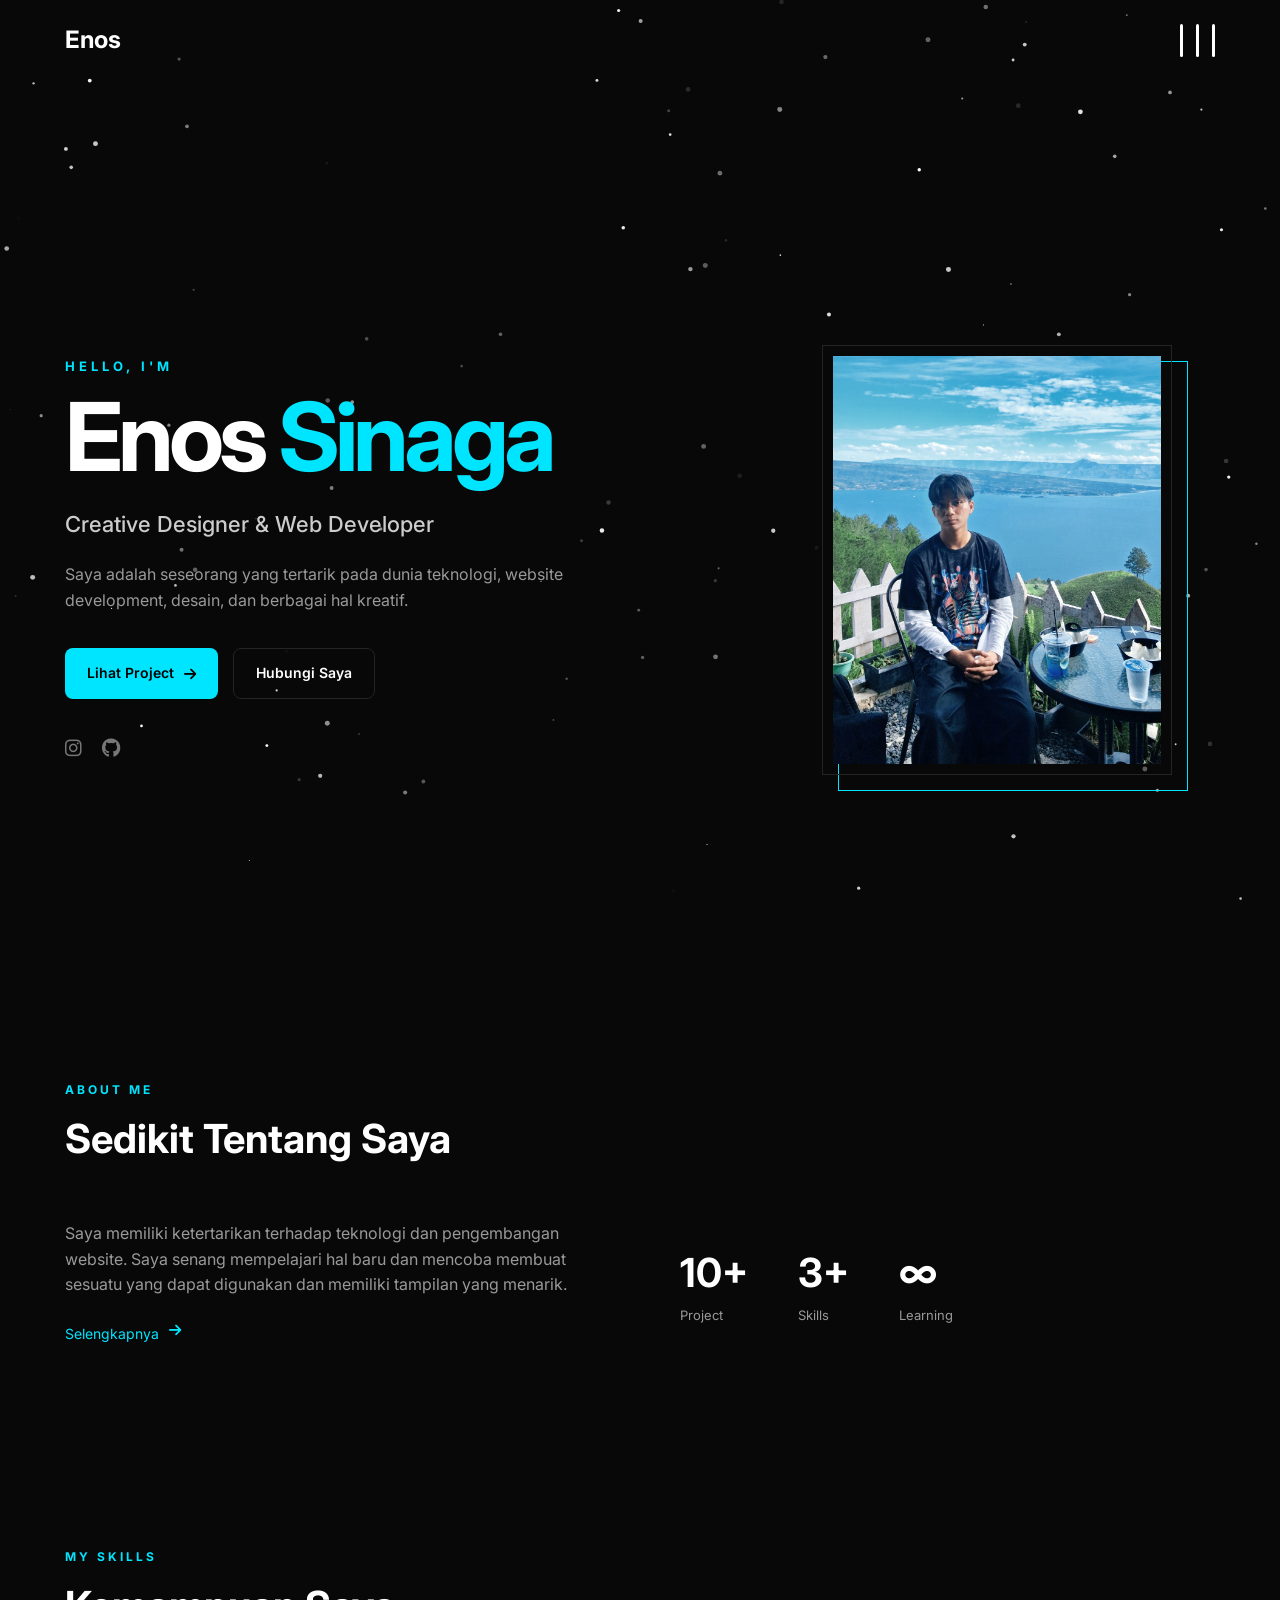
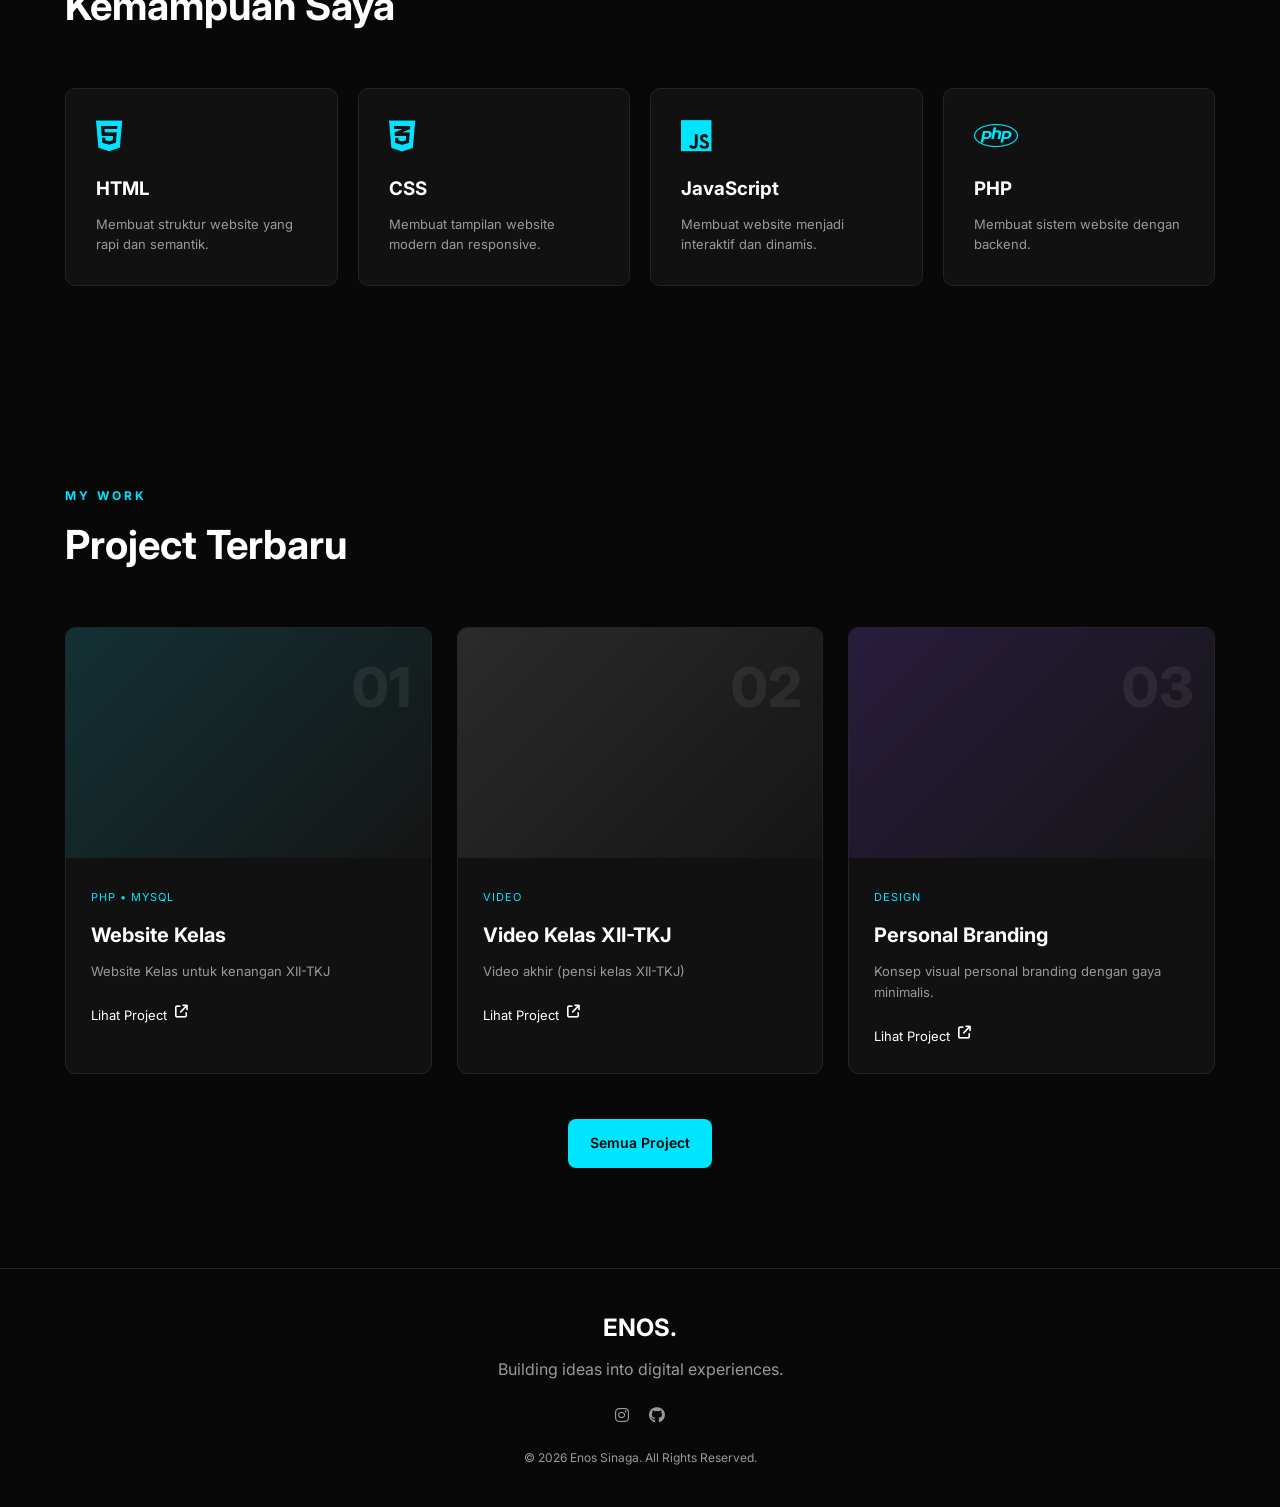
<file: index.html>
<!DOCTYPE html>
<html lang="id">
<head>
    <meta charset="UTF-8">
    <meta name="viewport" content="width=device-width, initial-scale=1.0">
    <link rel="icon" type="image/x-icon" href="favicon-32x32.png">
    <title>Enos | Portfolio</title>

    <link rel="stylesheet" href="style.css">

    <!-- Google Font -->
    <link rel="preconnect" href="https://fonts.googleapis.com">
    <link rel="preconnect" href="https://fonts.gstatic.com" crossorigin>
    <link href="https://fonts.googleapis.com/css2?family=Inter:wght@400;500;600;700;800&display=swap" rel="stylesheet">

    <!-- Icon -->
    <link rel="stylesheet"
        href="https://cdnjs.cloudflare.com/ajax/libs/font-awesome/6.5.2/css/all.min.css">
</head>

<body>

    
<!-- ================= STAR ================= -->
<canvas id="stars"></canvas>
<!-- ================= NAVBAR ================= -->

<header>
<nav class="navbar">

    <div class="logo">
        Enos
    </div>

    <div class="menu-container">

        <!-- Tombol 3 garis -->
        <button class="hamburger" id="hamburger" onclick="toggleMenu()">
            <span></span>
            <span></span>
            <span></span>
        </button>

        <!-- Menu -->
        <div class="menu" id="menu">
            <a href="index.html">Home</a>
            <a href="about.html">About</a>
            <a href="projects.html">Project</a>
            <a href="contact.html">Contact</a>
        </div>

    </div>

</nav>
</header>


<!-- ================= HERO ================= -->

<section class="hero">

    <div class="hero-content">

        <p class="hero-small">
            HELLO, I'M
        </p>

        <h1>
            Enos <span>Sinaga</span>
        </h1>

        <h2>
            Creative Designer & Web Developer 
        </h2>

        <p class="hero-description">
            Saya adalah seseorang yang tertarik pada dunia teknologi,
            website development, desain, dan berbagai hal kreatif.
        </p>

        <div class="hero-buttons">

            <a href="projects.html" class="btn primary">
                Lihat Project
                <i class="fa-solid fa-arrow-right"></i>
            </a>

            <a href="contact.html" class="btn secondary">
                Hubungi Saya
            </a>

        </div>

        <div class="social-icons">

            <a href="https://www.instagram.com/eell.sng/" title="Instagram">
                <i class="fa-brands fa-instagram"></i>
            </a>

            <a href="https://github.com/popoayamkeren-dot" title="GitHub">
                <i class="fa-brands fa-github"></i>
            </a>

     

        </div>

    </div>


    <div class="hero-image">

        <div class="image-box">
            <img src="1.jpeg" alt="Foto Enos">
        </div>

    </div>

</section>


<!-- ================= ABOUT PREVIEW ================= -->

<section class="section reveal">

    <div class="section-title">

        <p>ABOUT ME</p>

        <h2>
            Sedikit Tentang Saya
        </h2>

    </div>


    <div class="about-preview">

        <div>
            <p>
                Saya memiliki ketertarikan terhadap teknologi dan
                pengembangan website. Saya senang mempelajari hal baru
                dan mencoba membuat sesuatu yang dapat digunakan dan
                memiliki tampilan yang menarik.
            </p>

            <a href="about.html" class="text-link">
                Selengkapnya
                <i class="fa-solid fa-arrow-right"></i>
            </a>
        </div>


        <div class="stats">

            <div class="stat">
                <h3>10+</h3>
                <p>Project</p>
            </div>

            <div class="stat">
                <h3>3+</h3>
                <p>Skills</p>
            </div>

            <div class="stat">
                <h3>∞</h3>
                <p>Learning</p>
            </div>

        </div>

    </div>

</section>


<!-- ================= SKILLS ================= -->

<section class="section skills-section reveal">

    <div class="section-title">

        <p>MY SKILLS</p>

        <h2>
            Kemampuan Saya
        </h2>

    </div>


    <div class="skills">

        <div class="skill-card">

            <i class="fa-brands fa-html5"></i>

            <h3>HTML</h3>

            <p>
                Membuat struktur website yang rapi dan semantik.
            </p>

        </div>


        <div class="skill-card">

            <i class="fa-brands fa-css3-alt"></i>

            <h3>CSS</h3>

            <p>
                Membuat tampilan website modern dan responsive.
            </p>

        </div>


        <div class="skill-card">

            <i class="fa-brands fa-js"></i>

            <h3>JavaScript</h3>

            <p>
                Membuat website menjadi interaktif dan dinamis.
            </p>

        </div>


        <div class="skill-card">

            <i class="fa-brands fa-php"></i>

            <h3>PHP</h3>

            <p>
                Membuat sistem website dengan backend.
            </p>

        </div>

    </div>

</section>


<!-- ================= PROJECT PREVIEW ================= -->

<section class="section reveal">

    <div class="section-title">

        <p>MY WORK</p>

        <h2>
            Project Terbaru
        </h2>

    </div>


    <div class="projects-grid">

        <div class="project-card">

            <div class="project-image">
                <div class="project-number">01</div>
            </div>

            <div class="project-content">

            <span>PHP • MySQL</span>

                <h3>
                    Website Kelas
                </h3>

                <p>
                    Website Kelas untuk kenangan XII-TKJ
                </p>

                <a href="projects.html">
                    Lihat Project
                    <i class="fa-solid fa-arrow-up-right-from-square"></i>
                </a>

            </div>

        </div>


        <div class="project-card">

            <div class="project-image second">
                <div class="project-number">02</div>
            </div>

            <div class="project-content">

                <span>Video</span>

                <h3>
                    Video Kelas XII-TKJ
                </h3>

                <p>
                   Video akhir (pensi kelas XII-TKJ)
                </p>

                <a href="projects.html">
                    Lihat Project
                    <i class="fa-solid fa-arrow-up-right-from-square"></i>
                </a>

            </div>

        </div>


        <div class="project-card">

            <div class="project-image third">
                <div class="project-number">03</div>
            </div>

            <div class="project-content">

                <span>Design</span>

                <h3>
                    Personal Branding
                </h3>

                <p>
                    Konsep visual personal branding dengan gaya minimalis.
                </p>

                <a href="projects.html">
                    Lihat Project
                    <i class="fa-solid fa-arrow-up-right-from-square"></i>
                </a>

            </div>

        </div>

    </div>


    <div class="center-button">

        <a href="projects.html" class="btn primary">
            Semua Project
        </a>

    </div>

</section>


<!-- ================= FOOTER ================= -->

<footer class="footer">

    <div>

        <h2>
            ENOS<span>.</span>
        </h2>

        <p>
            Building ideas into digital experiences.
        </p>

    </div>


    <div class="footer-social">

            <a href="https://www.instagram.com/eell.sng/" title="Instagram">
                <i class="fa-brands fa-instagram"></i>
            </a>

            <a href="https://github.com/popoayamkeren-dot" title="GitHub">
                <i class="fa-brands fa-github"></i>
            </a>

    </div>


    <p class="copyright">
        © <span id="year"></span> Enos Sinaga. All Rights Reserved.
    </p>

</footer>


<script src="script.js"></script>

</body>
</html>
</file>
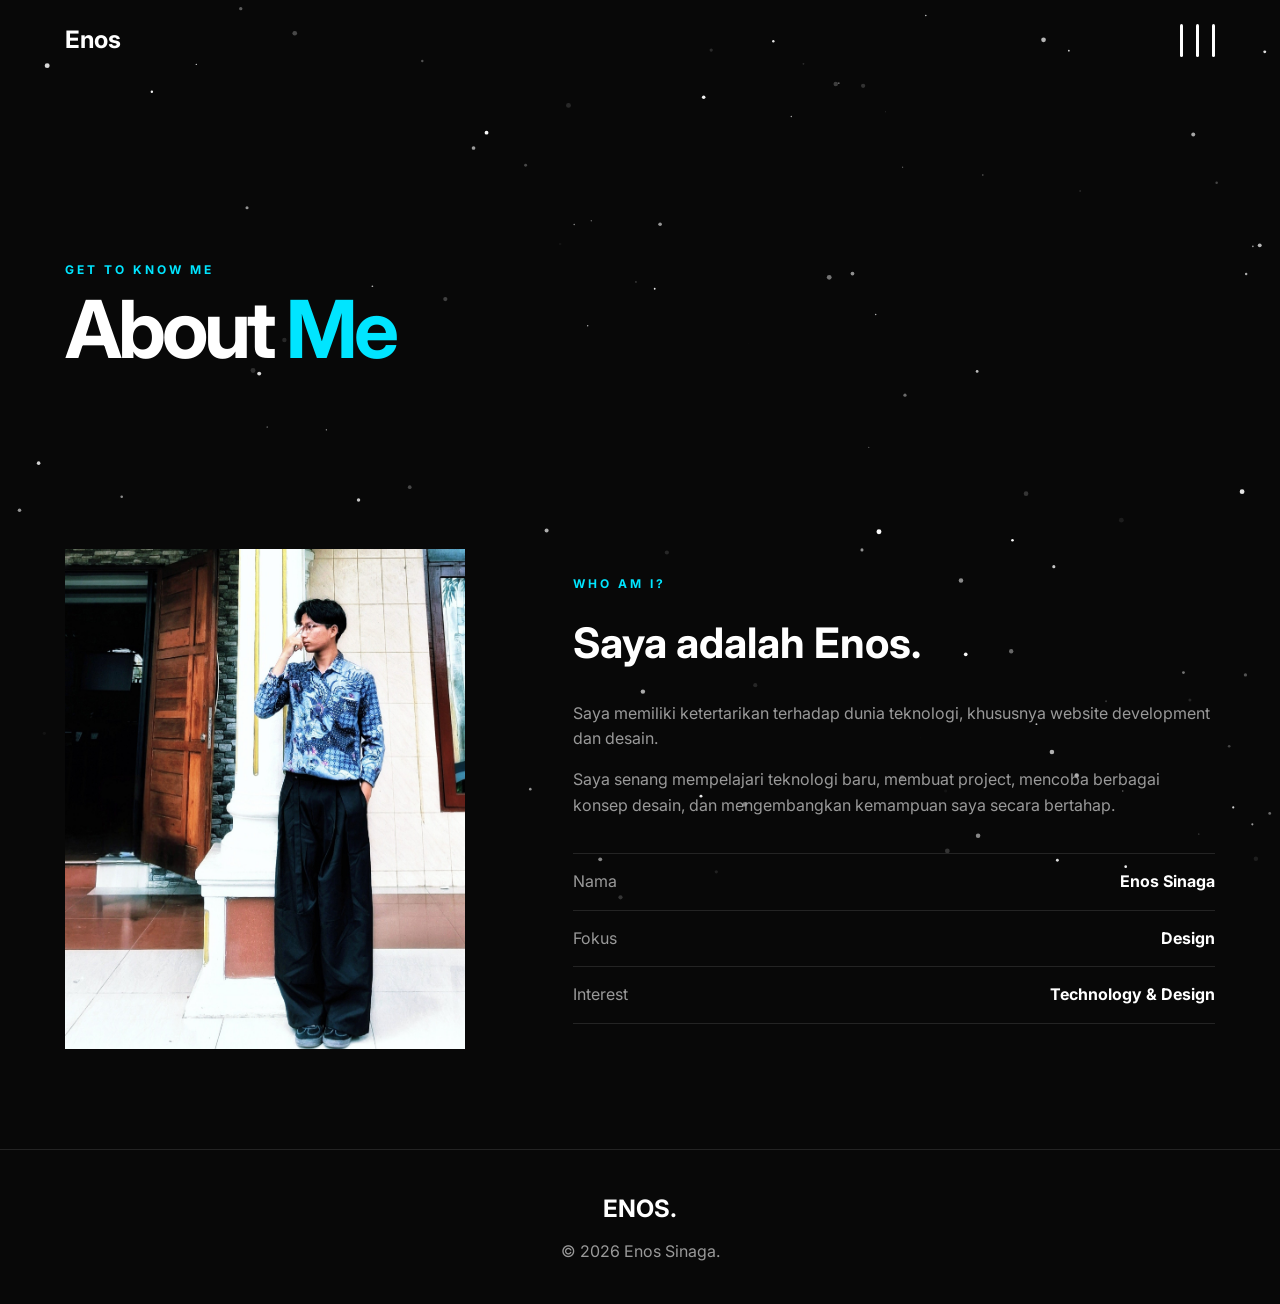
<file: about.html>
<!DOCTYPE html>
<html lang="id">

<head>

    <meta charset="UTF-8">

    <meta name="viewport"
        content="width=device-width, initial-scale=1.0">

    <title>About | Enos</title>

    <link rel="stylesheet" href="style.css">
 <link rel="icon" type="image/x-icon" href="favicon-32x32.png">
    <link rel="preconnect" href="https://fonts.googleapis.com">

    <link rel="preconnect"
        href="https://fonts.gstatic.com"
        crossorigin>

    <link href="https://fonts.googleapis.com/css2?family=Inter:wght@400;500;600;700;800&display=swap"
        rel="stylesheet">

    <link rel="stylesheet"
        href="https://cdnjs.cloudflare.com/ajax/libs/font-awesome/6.5.2/css/all.min.css">

</head>


<body>

<!-- ================= STAR ================= -->
<canvas id="stars"></canvas>
<header>
<nav class="navbar">

    <div class="logo">
        Enos
    </div>

    <div class="menu-container">

        <!-- Tombol 3 garis -->
        <button class="hamburger" id="hamburger" onclick="toggleMenu()">
            <span></span>
            <span></span>
            <span></span>
        </button>

        <!-- Menu -->
        <div class="menu" id="menu">
            <a href="index.html">Home</a>
            <a href="about.html">About</a>
            <a href="projects.html">Project</a>
            <a href="contact.html">Contact</a>
        </div>

    </div>

</nav>
</header>


<section class="page-header">

    <p>GET TO KNOW ME</p>

    <h1>
        About <span>Me</span>
    </h1>

</section>


<section class="section about-page">


    <div class="about-photo">

        <img src="2.jpeg"
            alt="Foto Enos">

    </div>


    <div class="about-text">

        <p class="small-title">
            WHO AM I?
        </p>

        <h2>
            Saya adalah Enos.
        </h2>

        <p>
            Saya memiliki ketertarikan terhadap dunia teknologi,
            khususnya website development dan desain.
        </p>

        <p>
            Saya senang mempelajari teknologi baru, membuat
            project, mencoba berbagai konsep desain, dan
            mengembangkan kemampuan saya secara bertahap.
        </p>


        <div class="info-list">

            <div>
                <span>Nama</span>
                <strong>Enos Sinaga</strong>
            </div>

            <div>
                <span>Fokus</span>
                <strong>Design</strong>
            </div>

            <div>
                <span>Interest</span>
                <strong>Technology & Design</strong>
            </div>

        </div>

    </div>

</section>


<footer class="footer">

    <h2>
        ENOS<span>.</span>
    </h2>

    <p>
        © <span id="year"></span> Enos Sinaga.
    </p>

</footer>


<script src="script.js"></script>

</body>

</html>
</file>
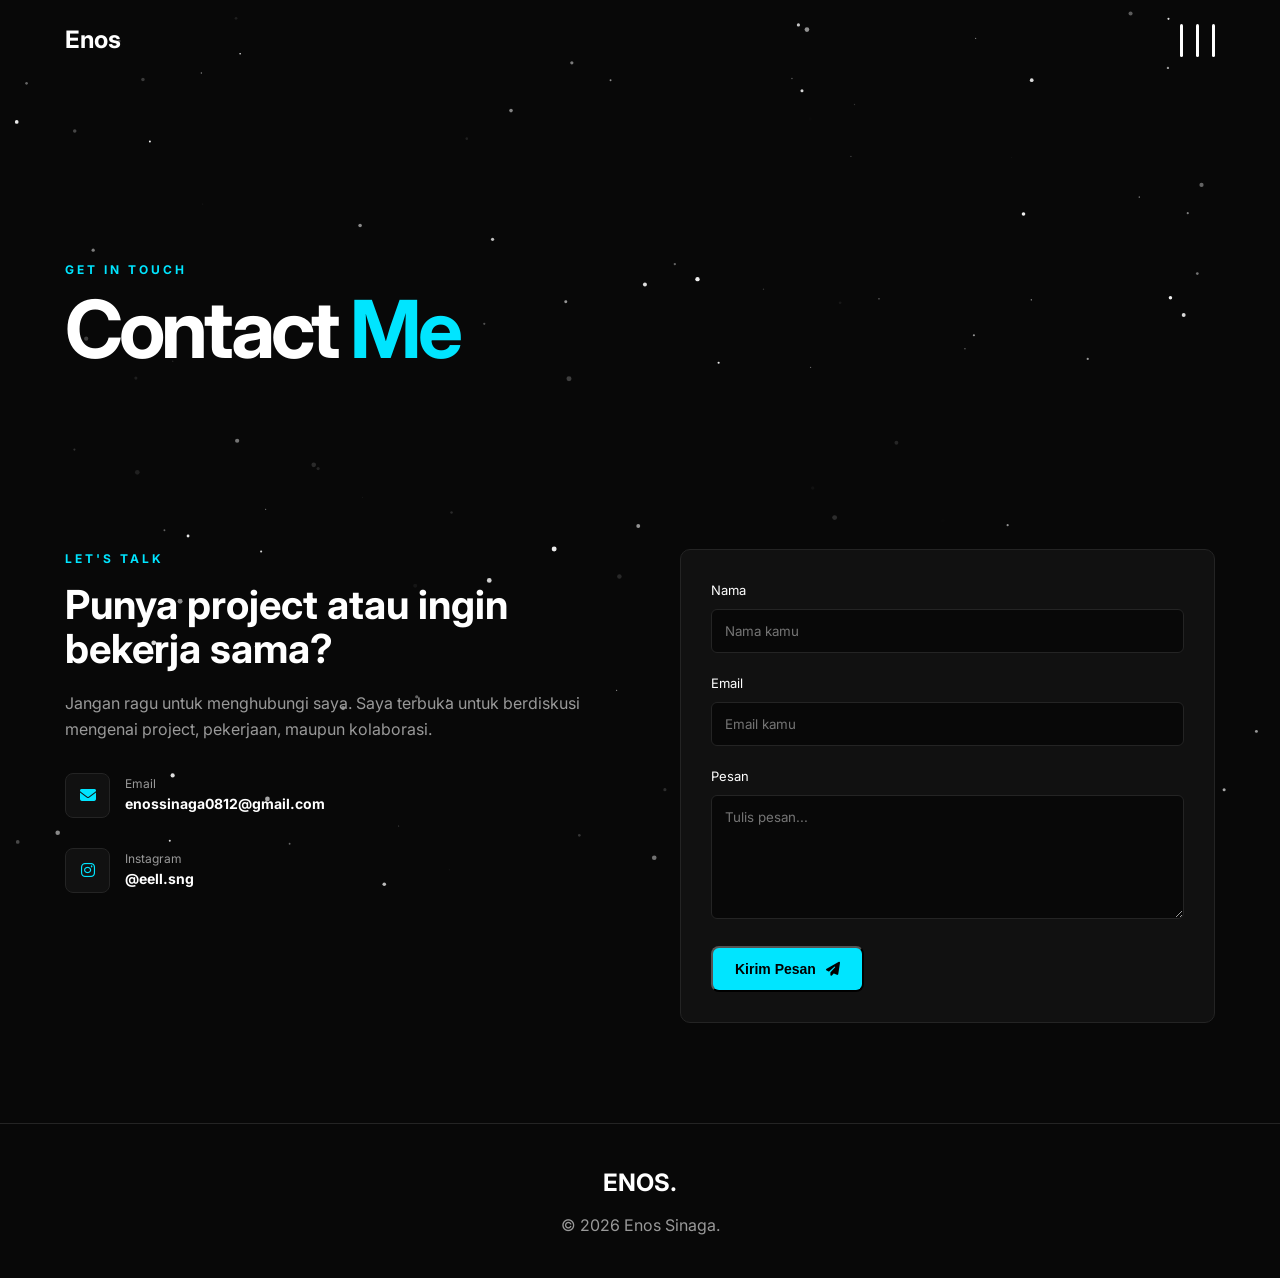
<file: contact.html>
<!DOCTYPE html>
<html lang="id">

<head>

    <meta charset="UTF-8">

    <meta name="viewport"
        content="width=device-width, initial-scale=1.0">

    <title>Contact | Enos</title>
 <link rel="icon" type="image/x-icon" href="favicon-32x32.png">
    <link rel="stylesheet" href="style.css">

    <link rel="preconnect" href="https://fonts.googleapis.com">

    <link rel="preconnect"
        href="https://fonts.gstatic.com"
        crossorigin>

    <link href="https://fonts.googleapis.com/css2?family=Inter:wght@400;500;600;700;800&display=swap"
        rel="stylesheet">

    <link rel="stylesheet"
        href="https://cdnjs.cloudflare.com/ajax/libs/font-awesome/6.5.2/css/all.min.css">

</head>


<body>
<!-- ================= STAR ================= -->
<canvas id="stars"></canvas>

<header>
<nav class="navbar">

    <div class="logo">
        Enos
    </div>

    <div class="menu-container">

        <!-- Tombol 3 garis -->
        <button class="hamburger" id="hamburger" onclick="toggleMenu()">
            <span></span>
            <span></span>
            <span></span>
        </button>

        <!-- Menu -->
        <div class="menu" id="menu">
            <a href="index.html">Home</a>
            <a href="about.html">About</a>
            <a href="projects.html">Project</a>
            <a href="contact.html">Contact</a>
        </div>

    </div>

</nav>
</header>


<section class="page-header">

    <p>GET IN TOUCH</p>

    <h1>
        Contact <span>Me</span>
    </h1>

</section>


<section class="section contact-section">


    <div class="contact-info">

        <p class="small-title">
            LET'S TALK
        </p>

        <h2>
            Punya project atau ingin bekerja sama?
        </h2>

        <p>
            Jangan ragu untuk menghubungi saya.
            Saya terbuka untuk berdiskusi mengenai project,
            pekerjaan, maupun kolaborasi.
        </p>


        <div class="contact-item">

            <i class="fa-solid fa-envelope"></i>

            <div>
                <span>Email</span>
                <strong>
                    enossinaga0812@gmail.com
                </strong>
            </div>

        </div>


        <div class="contact-item">

            <i class="fa-brands fa-instagram"></i>

            <div>
                <span>Instagram</span>
                <strong>
                    @eell.sng
                </strong>
            </div>

        </div>


    </div>


   <form class="contact-form"
    id="contactForm"
    action="https://formspree.io/f/meagklla"
    method="POST">

    <div class="input-group">
        <label for="name">Nama</label>
        <input type="text" id="name" name="nama"
            placeholder="Nama kamu" required>
    </div>

    <div class="input-group">
        <label for="email">Email</label>
        <input type="email" id="email" name="email"
            placeholder="Email kamu" required>
    </div>

    <div class="input-group">
        <label for="message">Pesan</label>
        <textarea id="message" name="pesan" rows="6"
            placeholder="Tulis pesan..." required></textarea>
    </div>

    <button type="submit" class="btn primary">
        Kirim Pesan
        <i class="fa-solid fa-paper-plane"></i>
    </button>

    <p id="formStatus"></p>

</form>


</section>


<footer class="footer">

    <h2>
        ENOS<span>.</span>
    </h2>

    <p>
        © <span id="year"></span> Enos Sinaga.
    </p>

</footer>


<script src="script.js"></script>

</body>

</html>
</file>
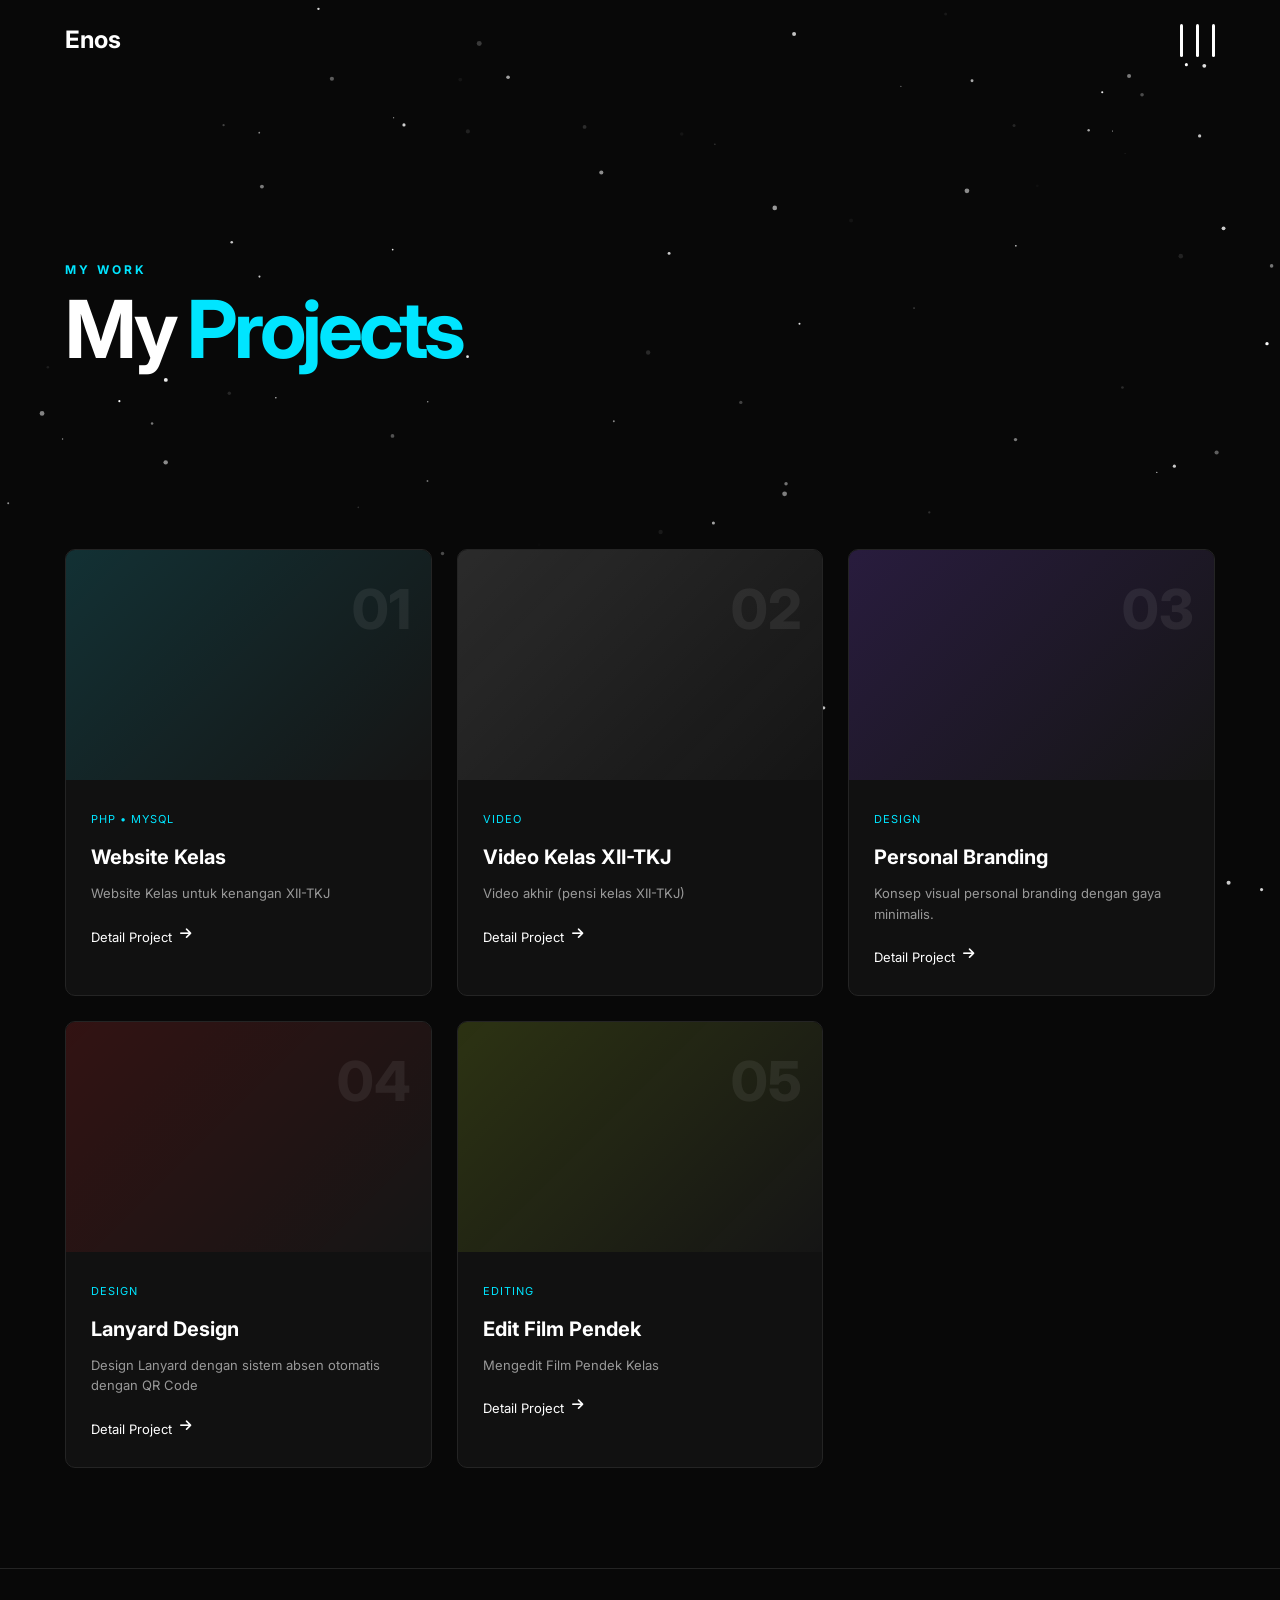
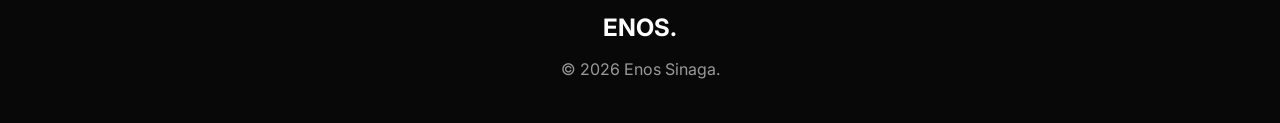
<file: projects.html>
<!DOCTYPE html>
<html lang="id">

<head>

    <meta charset="UTF-8">

    <meta name="viewport"
        content="width=device-width, initial-scale=1.0">

    <title>Projects | Enos</title>

    <link rel="stylesheet" href="style.css">
     <link rel="icon" type="image/x-icon" href="favicon-32x32.png">
    <link rel="preconnect" href="https://fonts.googleapis.com">

    <link rel="preconnect"
        href="https://fonts.gstatic.com"
        crossorigin>

    <link href="https://fonts.googleapis.com/css2?family=Inter:wght@400;500;600;700;800&display=swap"
        rel="stylesheet">

    <link rel="stylesheet"
        href="https://cdnjs.cloudflare.com/ajax/libs/font-awesome/6.5.2/css/all.min.css">

</head>


<body>
<!-- ================= STAR ================= -->
<canvas id="stars"></canvas>

<header>
<nav class="navbar">

    <div class="logo">
        Enos
    </div>

    <div class="menu-container">

        <!-- Tombol 3 garis -->
        <button class="hamburger" id="hamburger" onclick="toggleMenu()">
            <span></span>
            <span></span>
            <span></span>
        </button>

        <!-- Menu -->
        <div class="menu" id="menu">
            <a href="index.html">Home</a>
            <a href="about.html">About</a>
            <a href="projects.html">Project</a>
            <a href="contact.html">Contact</a>
        </div>

    </div>

</nav>
</header>

<section class="page-header">

    <p>MY WORK</p>

    <h1>
        My <span>Projects</span>
    </h1>

</section>


<section class="section">


    <div class="projects-grid">


        <div class="project-card">

            <div class="project-image">

                <div class="project-number">
                    01
                </div>

            </div>

            <div class="project-content">

                <span>PHP • MySQL</span>

                <h3>
                    Website Kelas
                </h3>

                <p>
                    Website Kelas untuk kenangan XII-TKJ
                </p>

                <a href="https://tkjpoenyaa.netlify.app/">
                    Detail Project
                    <i class="fa-solid fa-arrow-right"></i>
                </a>

            </div>

        </div>


        <div class="project-card">

            <div class="project-image second">

                <div class="project-number">
                    02
                </div>

            </div>

            <div class="project-content">

                <span>Video</span>

                <h3>
                    Video Kelas XII-TKJ
                </h3>

                <p>
                   Video akhir (pensi kelas XII-TKJ)
                </p>

                <a href="https://www.instagram.com/reel/DXfxLPaE5AE/?utm_source=ig_web_copy_link&igsi=MzRlODBiNWFlZA==">
                    Detail Project
                    <i class="fa-solid fa-arrow-right"></i>
                </a>

            </div>

        </div>


        <div class="project-card">

            <div class="project-image third">

                <div class="project-number">
                    03
                </div>

            </div>

            <div class="project-content">

                <span>Design</span>

                <h3>
                    Personal Branding
                </h3>

                <p>
                    Konsep visual personal branding dengan
                    gaya minimalis.
                </p>

                <a href="https://www.instagram.com/timelessdesain/?utm_source=ig_web_button_share_sheet">
                    Detail Project
                    <i class="fa-solid fa-arrow-right"></i>
                </a>

            </div>

        </div>

<div class="project-card">

            <div class="project-image fourth">

                <div class="project-number">
                    04
                </div>

            </div>

            <div class="project-content">

                <span>Design</span>

                <h3>
                    Lanyard Design
                </h3>

                <p>
                    Design Lanyard dengan sistem absen otomatis dengan QR Code
                </p>

                <a href="#">
                    Detail Project
                    <i class="fa-solid fa-arrow-right"></i>
                </a>

            </div>

        </div>
<div class="project-card">

            <div class="project-image five">

                <div class="project-number">
                    05
                </div>

            </div>

            <div class="project-content">

                <span>Editing</span>

                <h3>
                    Edit Film Pendek
                </h3>

                <p>
                    Mengedit Film Pendek Kelas
                </p>

                <a href="https://drive.google.com/file/d/1NUS-KCrN82YzFe6CKeCLJgLRdFq_esiD/view?usp=drivesdk">
                    Detail Project
                    <i class="fa-solid fa-arrow-right"></i>
                </a>

            </div>

        </div>



       
        </div>


    </div>

</section>


<footer class="footer">

    <h2>
        ENOS<span>.</span>
    </h2>

    <p>
        © <span id="year"></span> Enos Sinaga.
    </p>

</footer>


<script src="script.js"></script>

</body>

</html>
</file>
<file: style.css>
/* =========================
   RESET
========================= */

* {
    margin: 0;
    padding: 0;
    box-sizing: border-box;
}


html {
    scroll-behavior: smooth;
}


body {
    font-family: "Inter", sans-serif;
    background: #080808;
    color: #ffffff;
    line-height: 1.6;
}


a {
    text-decoration: none;
    color: inherit;
}


img {
    max-width: 100%;
    display: block;
}


/* =========================
   VARIABLES
========================= */

:root {

    --bg: #080808;

    --card: #111111;

    --border: #242424;

    --text: #ffffff;

    --muted: #999999;

    --accent: #00e5ff;

}
/* =========================
   STAR
========================= */
#stars {
    position: fixed;
    top: 0;
    left: 0;

    width: 100%;
    height: 100%;

    pointer-events: none;
    z-index: -1;
}

/* =========================
   NAVBAR
========================= */

.header {

    position: fixed;

    top: 0;

    left: 0;

    width: 100%;

    z-index: 1000;

    background: rgba(8, 8, 8, 0.85);

    backdrop-filter: blur(15px);

    border-bottom: 1px solid rgba(255,255,255,0.05);

}

.navbar {

    max-width: 1200px;

    margin: auto;

    height: 80px;

    padding: 0 25px;

    display: flex;

    align-items: center;

    justify-content: space-between;

}

.logo {
    color: white;
    font-size: 24px;
    font-weight: bold;
}

/* =========================
   TEMPAT MENU + TOMBOL
========================= */

.menu-container {
    position: relative;

    display: flex;
    align-items: center;
}

/* =========================
   LOGO 3 GARIS
========================= */

.hamburger {
    width: 35px;
    height: 35px;

    padding: 0;

    display: flex;
    align-items: center;
    justify-content: space-between;

    flex-direction: row;

    background: none;
    border: none;

    cursor: pointer;

    position: relative;
    z-index: 2;

    transition: transform 0.4s ease;
}

/* Garis awalnya VERTIKAL */

.hamburger span {
    width: 3px;
    height: 33px;

    background: white;

    border-radius: 5px;
}

/* Ketika diklik:
   VERTIKAL → HORIZONTAL */

.hamburger.active {
    transform: rotate(90deg);
}


/* =========================
   MENU
========================= */

.menu {
    position: absolute;

    top: 50%;
    right: 50px;

    display: flex;
    align-items: center;

    gap: 20px;

    white-space: nowrap;

    opacity: 0;

    pointer-events: none;

    transform: translateY(-50%) translateX(20px);

    transition:
        transform 0.4s ease,
        opacity 0.3s ease;
}

/* Menu muncul ke arah KIRI */

.menu.active {
    opacity: 1;

    pointer-events: auto;

    transform: translateY(-50%) translateX(0);
}

.menu a {
    color: white;

    text-decoration: none;

    font-size: 17px;

    transition: 0.2s ease;
}

.menu a:hover {
    color: #00e5ff;
}
@media (max-width: 600px) {

    .navbar {
        padding: 0 20px;
    }

    .logo {
        font-size: 20px;
    }

    .hamburger {
        width: 30px;
        height: 30px;
    }

    .hamburger span {
        width: 3px;
        height: 22px;
    }

    /* MENU KHUSUS HP */
    .menu {
        right: 35px;

        gap: 15px;

        font-size: 14px;
    }

    .menu a {
        font-size: 14px;
    }
}
/* =========================
   HERO
========================= */

.hero {

    min-height: 100vh;

    max-width: 1200px;

    margin: auto;

    padding: 130px 25px 70px;

    display: grid;

    grid-template-columns: 1.2fr 0.8fr;

    align-items: center;

    gap: 60px;

}


.hero-small {

    color: var(--accent);

    font-size: 13px;

    font-weight: 700;

    letter-spacing: 4px;

    margin-bottom: 15px;

}


.hero h1 {

    font-size: clamp(55px, 8vw, 95px);

    line-height: 0.95;

    letter-spacing: -5px;

}


.hero h1 span {

    color: var(--accent);

}


.hero h2 {

    margin-top: 25px;

    color: #ccc;

    font-size: 22px;

    font-weight: 500;

}


.hero-description {

    max-width: 600px;

    margin-top: 20px;

    color: var(--muted);

}


.hero-buttons {

    display: flex;

    gap: 15px;

    margin-top: 35px;

}


.btn {

    display: inline-flex;

    align-items: center;

    gap: 10px;

    padding: 13px 22px;

    border-radius: 8px;

    font-size: 14px;

    font-weight: 600;

    transition: 0.3s;

}


.btn.primary {

    background: var(--accent);

    color: #000;

}


.btn.primary:hover {

    transform: translateY(-3px);

    box-shadow: 0 10px 30px rgba(0,229,255,0.2);

}


.btn.secondary {

    border: 1px solid var(--border);

    color: white;

}


.btn.secondary:hover {

    border-color: var(--accent);

}


.social-icons {

    display: flex;

    gap: 20px;

    margin-top: 35px;

}


.social-icons a {

    color: #777;

    font-size: 19px;

    transition: 0.3s;

}


.social-icons a:hover {

    color: var(--accent);

    transform: translateY(-3px);

}


/* =========================
   HERO IMAGE
========================= */

.hero-image {

    display: flex;

    justify-content: center;

}


.image-box {

    width: 350px;

    height: 430px;

    border: 1px solid var(--border);

    padding: 10px;

    position: relative;

}


.image-box::before {

    content: "";

    position: absolute;

    width: 100%;

    height: 100%;

    border: 1px solid var(--accent);

    top: 15px;

    left: 15px;

    z-index: -1;

}


.image-box img {

    width: 100%;

    height: 100%;

    object-fit: cover;

    filter: grayscale(20%);

}


/* =========================
   SECTION
========================= */

.section {

    max-width: 1200px;

    margin: auto;

    padding: 100px 25px;

}


.section-title {

    margin-bottom: 50px;

}


.section-title p,
.small-title,
.page-header p {

    color: var(--accent);

    font-size: 12px;

    letter-spacing: 3px;

    font-weight: 700;

}


.section-title h2 {

    font-size: 40px;

    margin-top: 8px;

}


/* =========================
   ABOUT
========================= */

.about-preview {

    display: grid;

    grid-template-columns: 1fr 1fr;

    gap: 80px;

    align-items: center;

}


.about-preview p {

    color: var(--muted);

    max-width: 600px;

}


.text-link {

    display: inline-flex;

    gap: 10px;

    color: var(--accent);

    margin-top: 25px;

    font-size: 14px;

}


.stats {

    display: flex;

    gap: 50px;

}


.stat h3 {

    font-size: 40px;

}


.stat p {

    font-size: 13px;

}


/* =========================
   SKILLS
========================= */

.skills-section {

    max-width: none;

    padding-left: max(25px, calc((100% - 1150px) / 2));

    padding-right: max(25px, calc((100% - 1150px) / 2));

}


.skills {

    display: grid;

    grid-template-columns: repeat(4, 1fr);

    gap: 20px;

}


.skill-card {

    padding: 30px;

    background: var(--card);

    border: 1px solid var(--border);

    border-radius: 10px;

    transition: 0.3s;

}


.skill-card:hover {

    transform: translateY(-8px);

    border-color: var(--accent);

}


.skill-card i {

    font-size: 35px;

    color: var(--accent);

    margin-bottom: 20px;

}


.skill-card h3 {

    margin-bottom: 10px;

}


.skill-card p {

    color: var(--muted);

    font-size: 13px;

}


/* =========================
   PROJECTS
========================= */

.projects-grid {

    display: grid;

    grid-template-columns: repeat(3, 1fr);

    gap: 25px;

}


.project-card {

    background: var(--card);

    border: 1px solid var(--border);

    border-radius: 10px;

    overflow: hidden;

    transition: 0.3s;

}


.project-card:hover {

    transform: translateY(-7px);

    border-color: #444;

}


.project-image {

    height: 230px;

    background:
        linear-gradient(
            135deg,
            #00e5ff22,
            transparent
        ),
        #151515;

    position: relative;

}


.project-image.second {

    background:
        linear-gradient(
            135deg,
            #ffffff18,
            transparent
        ),
        #151515;

}


.project-image.third {

    background:
        linear-gradient(
            135deg,
            #7c3aed30,
            transparent
        ),
        #151515;

}


.project-image.fourth {

    background:
        linear-gradient(
            135deg,
            #ff000020,
            transparent
        ),
        #151515;

}
.project-image.five {

    background:
        linear-gradient(
            135deg,
            #ccff0020,
            transparent
        ),
        #151515;

}

.project-number {

    position: absolute;

    right: 20px;

    top: 15px;

    font-size: 55px;

    font-weight: 800;

    color: rgba(255,255,255,0.07);

}


.project-content {

    padding: 25px;

}


.project-content span {

    font-size: 11px;

    color: var(--accent);

    text-transform: uppercase;

    letter-spacing: 1px;

}


.project-content h3 {

    margin: 10px 0;

    font-size: 20px;

}


.project-content p {

    color: var(--muted);

    font-size: 13px;

    margin-bottom: 20px;

}


.project-content a {

    color: white;

    font-size: 13px;

    display: inline-flex;

    gap: 8px;

}


.project-content a:hover {

    color: var(--accent);

}


.center-button {

    text-align: center;

    margin-top: 45px;

}


/* =========================
   PAGE HEADER
========================= */

.page-header {

    padding: 180px 25px 80px;

    max-width: 1200px;

    margin: auto;

}


.page-header h1 {

    font-size: clamp(50px, 7vw, 80px);

    line-height: 1;

    letter-spacing: -4px;

    margin-top: 10px;

}


.page-header h1 span {

    color: var(--accent);

}


/* =========================
   ABOUT PAGE
========================= */

.about-page {

    display: grid;

    grid-template-columns: 0.8fr 1.2fr;

    gap: 80px;

    align-items: center;

}


.about-photo img {

    width: 100%;

    max-width: 400px;

    aspect-ratio: 4/5;

    object-fit: cover;

}


.about-text h2 {

    font-size: 42px;

    margin: 15px 0 25px;

}


.about-text > p:not(.small-title) {

    color: var(--muted);

    margin-bottom: 15px;

}


.info-list {

    margin-top: 35px;

    border-top: 1px solid var(--border);

}


.info-list div {

    display: flex;

    justify-content: space-between;

    padding: 15px 0;

    border-bottom: 1px solid var(--border);

}


.info-list span {

    color: var(--muted);

}


/* =========================
   CONTACT
========================= */

.contact-section {

    display: grid;

    grid-template-columns: 1fr 1fr;

    gap: 80px;

}


.contact-info h2 {

    font-size: 40px;

    line-height: 1.1;

    margin: 15px 0 20px;

}


.contact-info > p:not(.small-title) {

    color: var(--muted);

}


.contact-item {

    display: flex;

    align-items: center;

    gap: 15px;

    margin-top: 30px;

}


.contact-item > i {

    width: 45px;

    height: 45px;

    display: grid;

    place-items: center;

    background: var(--card);

    border: 1px solid var(--border);

    color: var(--accent);

    border-radius: 8px;

}


.contact-item div {

    display: flex;

    flex-direction: column;

}


.contact-item span {

    color: var(--muted);

    font-size: 12px;

}


.contact-item strong {

    font-size: 14px;

}


.contact-form {

    background: var(--card);

    padding: 30px;

    border: 1px solid var(--border);

    border-radius: 10px;

}


.input-group {

    margin-bottom: 20px;

}


.input-group label {

    display: block;

    font-size: 13px;

    margin-bottom: 8px;

}


.input-group input,
.input-group textarea {

    width: 100%;

    background: #080808;

    border: 1px solid var(--border);

    color: white;

    padding: 13px;

    border-radius: 6px;

    font-family: inherit;

    outline: none;

}


.input-group input:focus,
.input-group textarea:focus {

    border-color: var(--accent);

}


.input-group textarea {

    resize: vertical;

}


/* =========================
   FOOTER
========================= */

.footer {

    border-top: 1px solid var(--border);

    padding: 40px 25px;

    text-align: center;

    color: var(--muted);

}


.footer h2 {

    color: white;

    margin-bottom: 10px;

}


.footer-social {

    display: flex;

    justify-content: center;

    gap: 20px;

    margin: 20px 0;

}


.footer-social a:hover {

    color: var(--accent);

}


.copyright {

    font-size: 12px;

    margin-top: 20px;

}


/* =========================
   ANIMATION
========================= */

.reveal {

    opacity: 0;

    transform: translateY(30px);

    transition: 0.8s ease;

}


.reveal.show {

    opacity: 1;

    transform: translateY(0);

}


/* =========================
   RESPONSIVE
========================= */

@media (max-width: 900px) {

    .hero {

        grid-template-columns: 1fr;

        text-align: center;

    }


    .hero-description {

        margin-left: auto;

        margin-right: auto;

    }


    .hero-buttons,
    .social-icons {

        justify-content: center;

    }


    .hero-image {

        order: -1;

    }


    .image-box {

        width: 280px;

        height: 350px;

    }


    .skills {

        grid-template-columns: repeat(2, 1fr);

    }


    .projects-grid {

        grid-template-columns: repeat(2, 1fr);

    }


    .about-page,
    .contact-section {

        grid-template-columns: 1fr;

    }

}


@media (max-width: 650px) {

    .nav-menu {

        position: absolute;

        top: 75px;

        left: 0;

        width: 100%;

        background: #080808;

        flex-direction: column;

        gap: 0;

        display: none;

        border-bottom: 1px solid var(--border);

    }


    .nav-menu.show {

        display: flex;

    }


    .nav-menu li a {

        display: block;

        padding: 18px 25px;

        border-bottom: 1px solid var(--border);

    }


    .menu-btn {

        display: block;

    }


    .hero {

        padding-top: 130px;

    }


    .hero h1 {

        letter-spacing: -3px;

    }


    .hero h2 {

        font-size: 18px;

    }


    .about-preview {

        grid-template-columns: 1fr;

        gap: 40px;

    }


    .stats {

        justify-content: space-between;

    }


    .skills {

        grid-template-columns: 1fr;

    }


    .projects-grid {

        grid-template-columns: 1fr;

    }


    .section-title h2 {

        font-size: 32px;

    }


    .contact-info h2 {

        font-size: 32px;

    }

}
</file>
